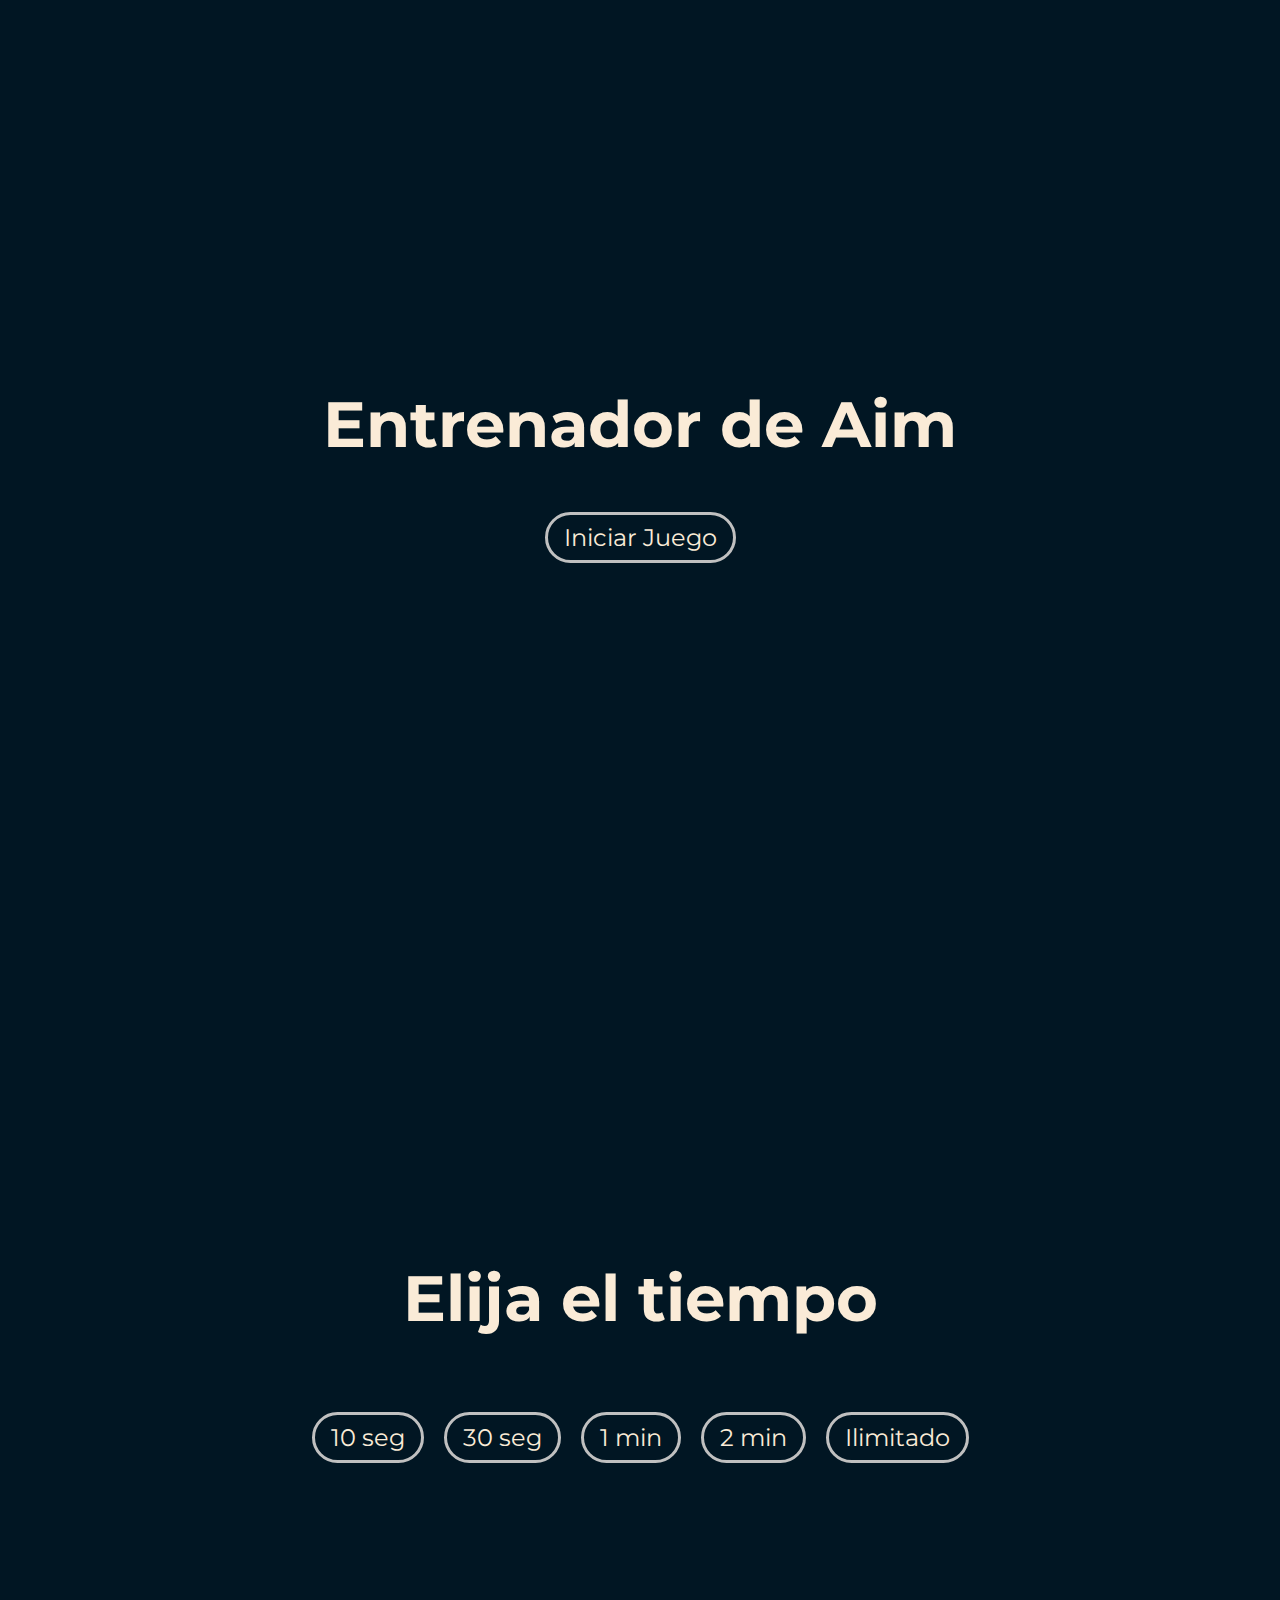
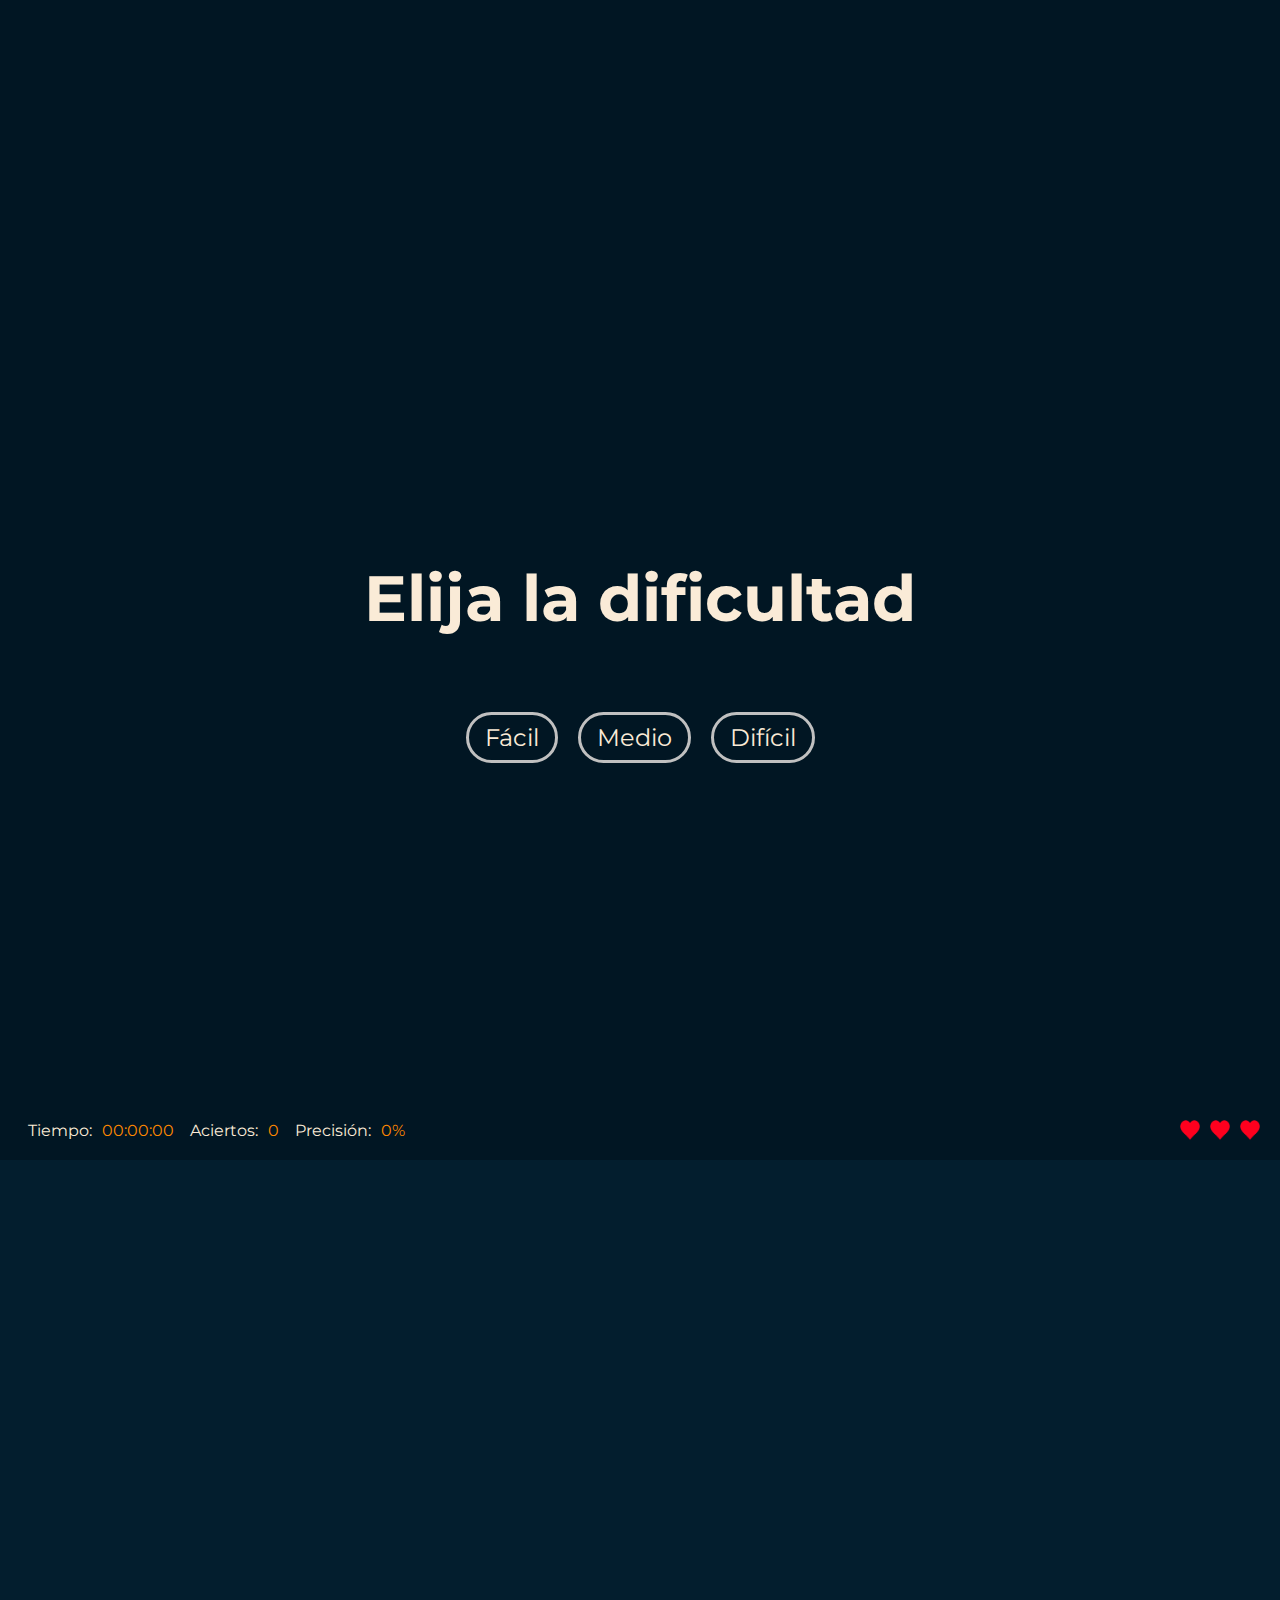
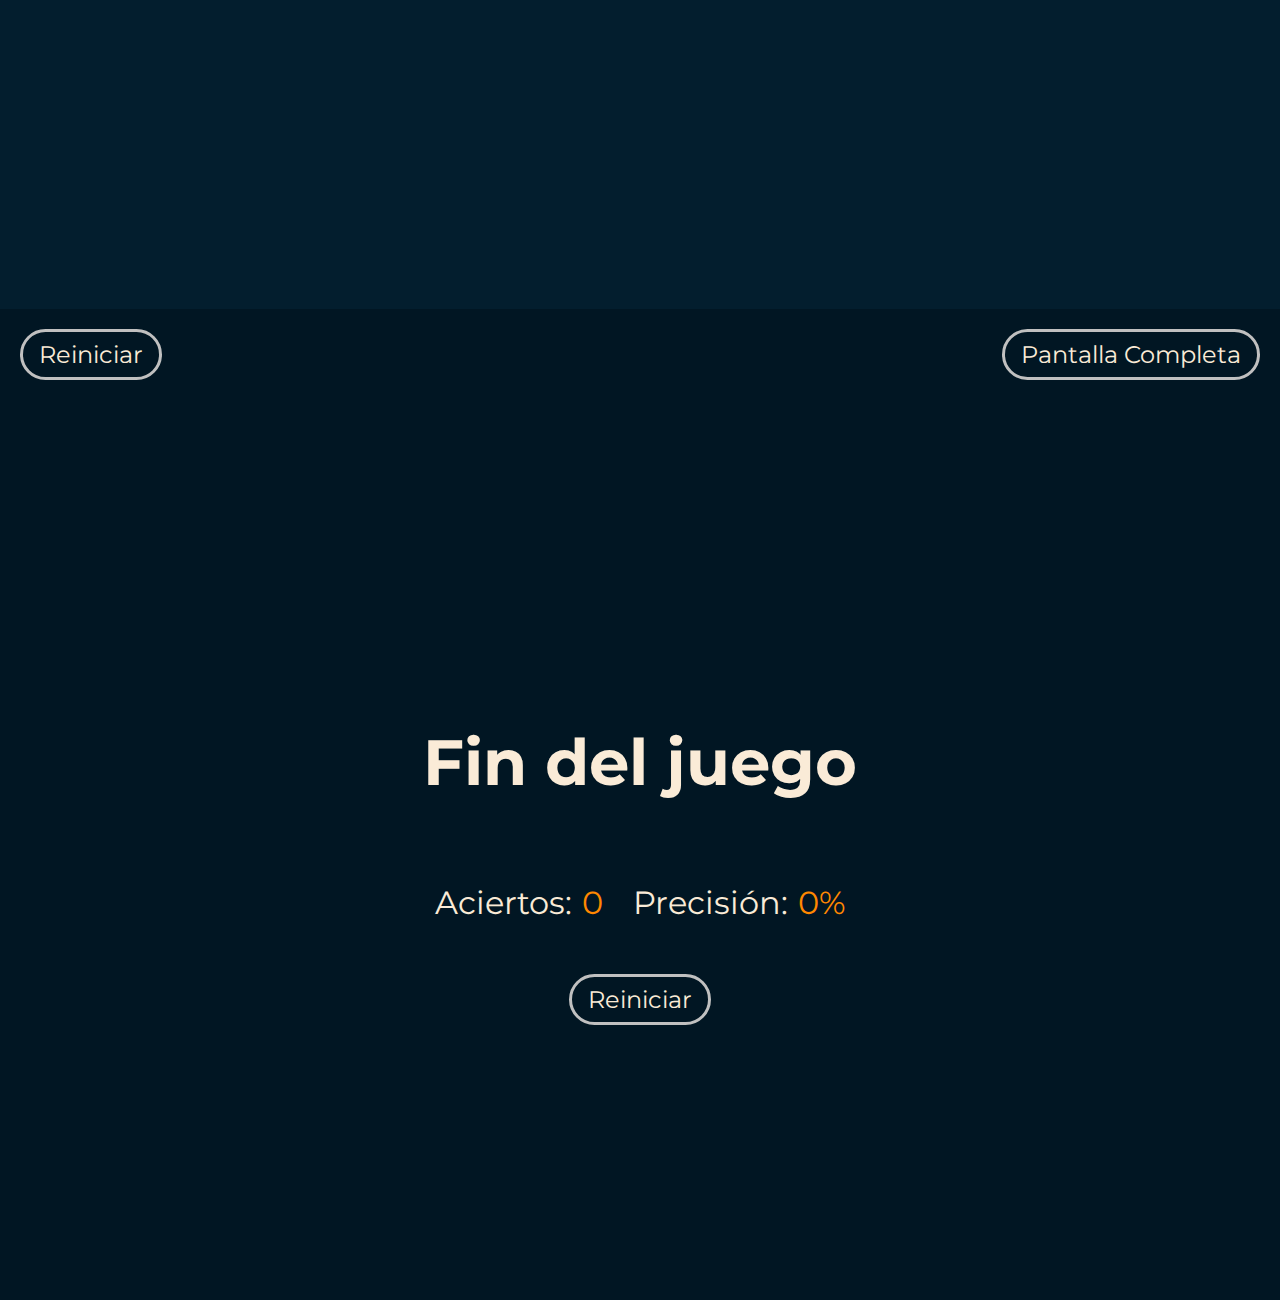
<file: AIM/aim.html>
<!DOCTYPE html>
<html lang="en">
<head>
    <meta charset="UTF-8" />
    <meta http-equiv="X-UA-Compatible" content="IE=edge" />
    <meta name="viewport" content="width=device-width, initial-scale=1.0" />
    <link rel="shortcut icon" href="laptop.ico" type="image/x-icon">
    <link rel="stylesheet" href="estilos.css"/>
    <title>Entrenador de Aim</title>
</head>
<body> 
    <div class="screen">
        <h1>Entrenador de Aim</h1>
        <button class="btn" id="start">Iniciar Juego</button>
    </div>
    
    <div class="screen">
        <h1>Elija el tiempo</h1>
        <ul class="list" id="time-list">
            <li>
                <button class="btn time-btn" data-time="10">10 seg</button>
            </li>
            <li>
                <button class="btn time-btn" data-time="30">30 seg</button>
            </li>
            <li>
                <button class="btn time-btn" data-time="60">1 min</button>
            </li>
            <li>
                <button class="btn time-btn" data-time="120">2 min</button>
            </li>
            <li>
                <button class="btn time-btn" data-unlimited="0">Ilimitado</button>
            </li>
        </ul>
    </div>
    
    <div class="screen">
        <h1>Elija la dificultad</h1>
        <ul class="list" id="difficulty-list">
            <li>
                <button class="btn difficulty-btn" data-difficulty="1">Fácil</button>
            </li>
            <li>
                <button class="btn difficulty-btn" data-difficulty="2">Medio</button>
            </li>
            <li>
                <button class="btn difficulty-btn" data-difficulty="3">Difícil</button>
            </li>
        </ul>
    </div>
    
    <div class="screen" id="game-screen">
        <div class="stats">
            <div class="info">
                <p>Tiempo:<span id="time">00:00:00</span></p>
                <p>Aciertos:<span id="hits">0</span></p>
                <p>Precisión:<span id="accuracy">0%</span></p>
            </div>
            <div class="lives">
                <img class="heart" id="heart1" src="heart.png" alt="" />
                <img class="heart" id="heart2" src="heart.png" alt="" />
                <img class="heart" id="heart3" src="heart.png" alt="" />
            </div>
        </div>
        <div class="board" id="board"></div>
        <div class="options">
            <button class="btn restart">Reiniciar</button>
            <button class="btn" id="fullscreen">Pantalla Completa</button>
            <button class="btn" id="minimize">Minimizar</button>
        </div> 
    </div>

    <div class="screen">
        <h1>Fin del juego</h1>
        <div class="results">
            <p>Aciertos:<span id="hits-over">0</span></p>
            <p>Precisión:<span id="accuracy-over">0%</span></p>
        </div>
        <button class="btn restart">Reiniciar</button>
    </div>

    <script src="juego.js"></script>
</body>
</html>
</file>
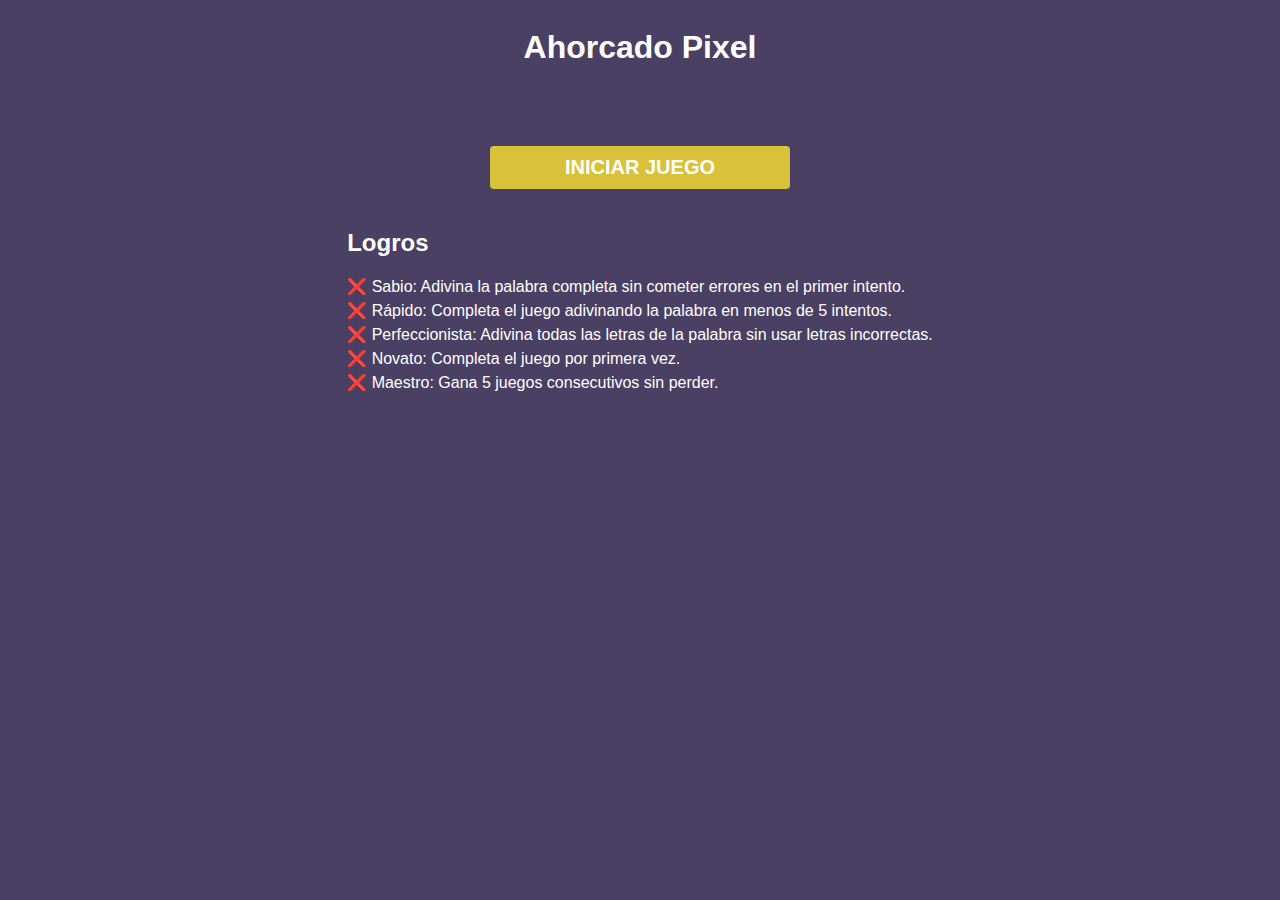
<file: PERSONA/persona.html>
<!DOCTYPE html>
<html lang="en">
<head>
    <meta charset="UTF-8">
    <meta http-equiv="X-UA-Compatible" content="IE=edge">
    <meta name="viewport" content="width=device-width, initial-scale=1.0">
    <link rel="shortcut icon" href="laptop.ico" type="image/x-icon">
    <title>Ahorcado</title>
    <link href="http://fonts.cdnfonts.com/css/sf-pixelate" rel="stylesheet">
    <link rel="stylesheet" href="estilos_persona.css" >
    <script type="text/javascript" src="palabras.js" defer></script>
    <script type="text/javascript" src="script.js" defer></script>
</head>
<body>
    <h1>Ahorcado Pixel</h1>
    <div>
        <canvas id="canvas"></canvas>
        <div id="usedLetters"></div>
    </div>
    <div id="usedLetters"></div>
    <div id="wordContainer"></div>
    <button id="startButton">INICIAR JUEGO</button>
    <div id="achievementsContainer">
        <h2>Logros</h2>
        <ul id="achievementsList"></ul>
    </div>    
</body>
</html>
</file>
<file: AIM/estilos.css>
@import url(https://fonts.googleapis.com/css?family=Montserrat:100,200,300,regular,500,600,700,800,900,100italic,200italic,300italic,italic,500italic,600italic,700italic,800italic,900italic);

:root {
  --primary-color: #ff8800;
  --secondary-color: #c0c0c0;
  --background-color: #1e1f26;
  --screen-bg-color: #011623;
}

* {
  box-sizing: border-box;
}

body {
  background-color: var(--background-color);
  color: #faebd7;
  font-family: "Montserrat", sans-serif;
  height: 100vh;
  overflow: hidden;
  margin: 0;
  text-align: center;
}

h1 {
  line-height: 1.4;
  font-size: 4rem;
}

.btn {
  background-color: transparent;
  border: 3px solid var(--secondary-color);
  border-radius: 30px;
  color: #faebd7;
  cursor: pointer;
  font-family: inherit;
  padding: 0.5rem 1rem;
  font-size: 1.5rem;
  transition: background-color 0.3s, color 0.3s; /* Transición suave */
}

.btn:hover {
  border: 3px solid var(--primary-color);
  color: var(--primary-color);
}

.button-group {
  display: flex;
  justify-content: center; /* Centrar los botones */
  gap: 20px; /* Espacio entre botones */
  margin-top: 20px; /* Espacio arriba del grupo de botones */
}

.btn.back {
  background-color: var(--secondary-color); /* Color diferente para el botón "Volver Atrás" */
  color: #1e1f26;
}

.btn.back:hover {
  background-color: var(--primary-color); /* Color al pasar el ratón */
  color: white;
}

.screen {
  display: flex;
  flex-direction: column;
  align-items: center;
  justify-content: center;
  height: 100vh;
  width: 100vw;
  transition: margin 0.5s ease-out;
  background-color: var(--screen-bg-color);
}

.screen.up {
  margin-top: -100vh;
}

.list {
  display: flex;
  flex-wrap: wrap;
  justify-content: center;
  list-style: none;
  padding: 0;
}

.list li {
  margin: 10px;
}

.stats {
  display: flex;
  justify-content: space-between;
  align-items: center;
  width: 100%;
  margin: 0 auto;
  padding: 20px;
}

.stats div {
  display: flex;
  align-items: center;
}

.stats div p {
  margin: 0 0.5rem;
}

.stats div span {
  margin-left: 10px;
  color: var(--primary-color);
}

.lives {
  display: flex;
  gap: 10px;
  align-items: center;
}

.lives .heart {
  width: 20px;
  height: 20px;
}

.lives .heart.dead {
  opacity: 0.5;
}

.board {
  display: flex;
  justify-content: center;
  align-items: center;
  position: relative;
  width: 100%;
  flex: 1;
  background: #031e2e;
  overflow: hidden;
}

.options {
  width: 100%;
  display: flex;
  justify-content: space-between;
  padding: 20px;
}

#minimize {
  display: none;
}

.circle {
  background-color: var(--primary-color);
  position: absolute;
  animation: circle 2s linear forwards;
  border-radius: 50%;
}

@keyframes circle {
  100% {
    transform: scale(0);
  }
}

.results {
  display: flex;
  align-items: center;
  justify-content: center;
  flex-wrap: wrap;
  gap: 30px;
  margin-bottom: 20px;
}

.results p {
  font-size: 2rem;
}

.results p span {
  color: var(--primary-color);
  margin-left: 10px;
}

@media (max-width: 768px) {
  h1 {
    font-size: 3rem;
  }
  .btn {
    font-size: 1.2rem;
  }
  .stats {
    gap: 20px;
    flex-direction: column;
  }
  .stats div {
    flex-wrap: wrap;
    align-items: center;
    justify-content: center;
    margin-bottom: 10px;
  }
  .lives {
    margin-bottom: 10px;
  }
}
</file>
<file: PERSONA/estilos_persona.css>
.hidden {
    color: transparent;
}

body {
    background-color: #4a4063;
    color: #fff;
    font-family: 'SF Pixelate', sans-serif;
    display: flex;
    flex-direction: column;
    justify-content: center;
    align-items: center;
}

#wordContainer {
    margin-top: 20px;
}

.letter {
    margin: 0 7px;
    position: relative;
    text-align: center;
}

.letter::after{
    content: ' ';
    display: block;
    position: absolute;
    left: 0;
    width: 100%;
    height: 1px;
    background-color: #fff;
    min-width: 12px;
}

#startButton {
    margin-top: 20px;
    appearance: none;
    font-family: 'SF Pixelate', sans-serif;
    border: none;
    width: 300px;
    padding: 10px;
    background: #d9c139;
    color: #fff;
    font-weight: 600;
    font-size: 20px;
    border-radius: 4px;
    cursor: pointer;
}

.canvas-body-part {
    transition: all 0.3s ease; /* Animación suave al dibujar */
}

#achievementsContainer {
    margin-top: 20px;
    color: #fff;
}

#achievementsList {
    list-style-type: none;
    padding: 0;
}

#achievementsList li {
    margin: 5px 0;
}
</file>
